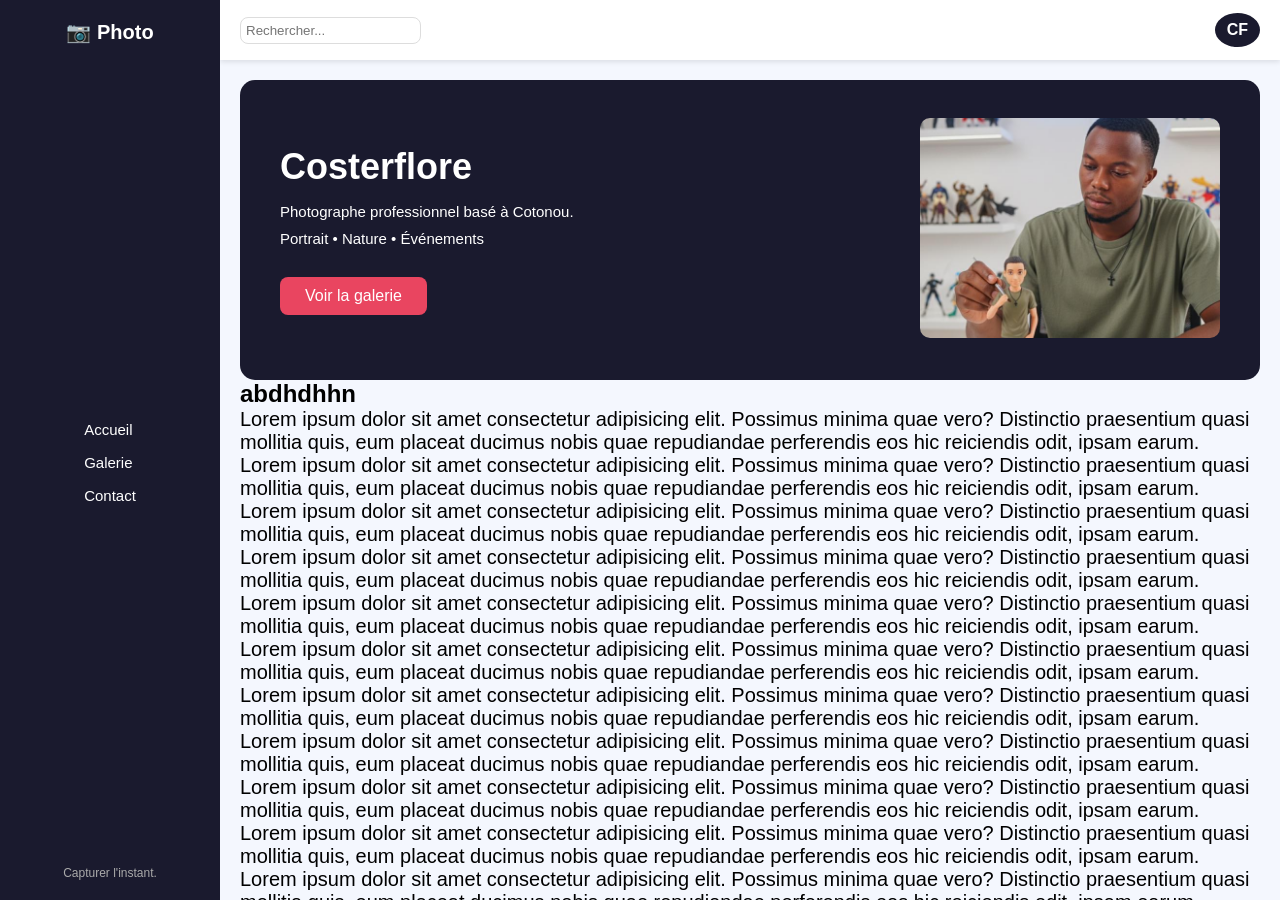
<file: index.html>
<!DOCTYPE html>
<html lang="fr">
<head>
    <meta charset="UTF-8">
    <meta name="viewport" content="width=device-width, initial-scale=1.0">
    <title>Portfolio Photographe</title>
    <link rel="stylesheet" href="./css/style.css">
</head>
<body>
    <div class="container">
        <aside class="sidebar">
            <div class="logo">
                <h2>📷 Photo</h2>
            </div>
            <nav class="side_nav">  
                <ul>
                    <li><a href="index.html">Accueil</a></li>
                    <li><a href="galerie.html">Galerie</a></li>
                    <li><a href="contact.html">Contact</a></li>
                </ul>
            </nav>
            <p class="side_footer">Capturer l'instant.</p>
        </aside>
            <div class="right">
            <nav class="top_nav">
                <input type="search" placeholder="Rechercher..." class="nav_input">
                <span class="avatar">CF</span>
            </nav>
            <main>
                <section class="hero">
                    <div class="hero_text">
                        <h1>Costerflore</h1>
                        <p>Photographe professionnel basé à Cotonou.</p>
                        <p>Portrait • Nature • Événements</p>
                        <a href="galerie.html" class="btn">Voir la galerie</a>
                    </div>
                    <div class="hero_image">
                        <img src="./assets/img/image.jpeg" alt="photo">
                    </div>
                </section>
                <section class="heroo">
                    <div>
                        <h2>abdhdhhn</h2>
                        <p>Lorem ipsum dolor sit amet consectetur adipisicing elit. Possimus minima quae vero? Distinctio praesentium quasi mollitia quis, eum placeat ducimus nobis quae repudiandae perferendis eos hic reiciendis odit, ipsam earum.</p>
                        <p>Lorem ipsum dolor sit amet consectetur adipisicing elit. Possimus minima quae vero? Distinctio praesentium quasi mollitia quis, eum placeat ducimus nobis quae repudiandae perferendis eos hic reiciendis odit, ipsam earum.</p>
                        <p>Lorem ipsum dolor sit amet consectetur adipisicing elit. Possimus minima quae vero? Distinctio praesentium quasi mollitia quis, eum placeat ducimus nobis quae repudiandae perferendis eos hic reiciendis odit, ipsam earum.</p>
                        <p>Lorem ipsum dolor sit amet consectetur adipisicing elit. Possimus minima quae vero? Distinctio praesentium quasi mollitia quis, eum placeat ducimus nobis quae repudiandae perferendis eos hic reiciendis odit, ipsam earum.</p>
                        <p>Lorem ipsum dolor sit amet consectetur adipisicing elit. Possimus minima quae vero? Distinctio praesentium quasi mollitia quis, eum placeat ducimus nobis quae repudiandae perferendis eos hic reiciendis odit, ipsam earum.</p>
                        <p>Lorem ipsum dolor sit amet consectetur adipisicing elit. Possimus minima quae vero? Distinctio praesentium quasi mollitia quis, eum placeat ducimus nobis quae repudiandae perferendis eos hic reiciendis odit, ipsam earum.</p>
                        <p>Lorem ipsum dolor sit amet consectetur adipisicing elit. Possimus minima quae vero? Distinctio praesentium quasi mollitia quis, eum placeat ducimus nobis quae repudiandae perferendis eos hic reiciendis odit, ipsam earum.</p>
                        <p>Lorem ipsum dolor sit amet consectetur adipisicing elit. Possimus minima quae vero? Distinctio praesentium quasi mollitia quis, eum placeat ducimus nobis quae repudiandae perferendis eos hic reiciendis odit, ipsam earum.</p>
                        <p>Lorem ipsum dolor sit amet consectetur adipisicing elit. Possimus minima quae vero? Distinctio praesentium quasi mollitia quis, eum placeat ducimus nobis quae repudiandae perferendis eos hic reiciendis odit, ipsam earum.</p>
                        <p>Lorem ipsum dolor sit amet consectetur adipisicing elit. Possimus minima quae vero? Distinctio praesentium quasi mollitia quis, eum placeat ducimus nobis quae repudiandae perferendis eos hic reiciendis odit, ipsam earum.</p>
                        <p>Lorem ipsum dolor sit amet consectetur adipisicing elit. Possimus minima quae vero? Distinctio praesentium quasi mollitia quis, eum placeat ducimus nobis quae repudiandae perferendis eos hic reiciendis odit, ipsam earum.</p>
                        <p>Lorem ipsum dolor sit amet consectetur adipisicing elit. Possimus minima quae vero? Distinctio praesentium quasi mollitia quis, eum placeat ducimus nobis quae repudiandae perferendis eos hic reiciendis odit, ipsam earum.</p>
                        <p>Lorem ipsum dolor sit amet consectetur adipisicing elit. Possimus minima quae vero? Distinctio praesentium quasi mollitia quis, eum placeat ducimus nobis quae repudiandae perferendis eos hic reiciendis odit, ipsam earum.</p>
                        <p>Lorem ipsum dolor sit amet consectetur adipisicing elit. Possimus minima quae vero? Distinctio praesentium quasi mollitia quis, eum placeat ducimus nobis quae repudiandae perferendis eos hic reiciendis odit, ipsam earum.</p>
                        <p>Lorem ipsum dolor sit amet consectetur adipisicing elit. Possimus minima quae vero? Distinctio praesentium quasi mollitia quis, eum placeat ducimus nobis quae repudiandae perferendis eos hic reiciendis odit, ipsam earum.</p>
                        <p>Lorem ipsum dolor sit amet consectetur adipisicing elit. Possimus minima quae vero? Distinctio praesentium quasi mollitia quis, eum placeat ducimus nobis quae repudiandae perferendis eos hic reiciendis odit, ipsam earum.</p>
                        <p>Lorem ipsum dolor sit amet consectetur adipisicing elit. Possimus minima quae vero? Distinctio praesentium quasi mollitia quis, eum placeat ducimus nobis quae repudiandae perferendis eos hic reiciendis odit, ipsam earum.</p>
                        <p>Lorem ipsum dolor sit amet consectetur adipisicing elit. Possimus minima quae vero? Distinctio praesentium quasi mollitia quis, eum placeat ducimus nobis quae repudiandae perferendis eos hic reiciendis odit, ipsam earum.</p>
                        <p>Lorem ipsum dolor sit amet consectetur adipisicing elit. Possimus minima quae vero? Distinctio praesentium quasi mollitia quis, eum placeat ducimus nobis quae repudiandae perferendis eos hic reiciendis odit, ipsam earum.</p>
                        <p>Lorem ipsum dolor sit amet consectetur adipisicing elit. Possimus minima quae vero? Distinctio praesentium quasi mollitia quis, eum placeat ducimus nobis quae repudiandae perferendis eos hic reiciendis odit, ipsam earum.</p>
                        <p>Lorem ipsum dolor sit amet consectetur adipisicing elit. Possimus minima quae vero? Distinctio praesentium quasi mollitia quis, eum placeat ducimus nobis quae repudiandae perferendis eos hic reiciendis odit, ipsam earum.</p>
                        <p>Lorem ipsum dolor sit amet consectetur adipisicing elit. Possimus minima quae vero? Distinctio praesentium quasi mollitia quis, eum placeat ducimus nobis quae repudiandae perferendis eos hic reiciendis odit, ipsam earum.</p>
                        <p>Lorem ipsum dolor sit amet consectetur adipisicing elit. Possimus minima quae vero? Distinctio praesentium quasi mollitia quis, eum placeat ducimus nobis quae repudiandae perferendis eos hic reiciendis odit, ipsam earum.</p>
                        <p>Lorem ipsum dolor sit amet consectetur adipisicing elit. Possimus minima quae vero? Distinctio praesentium quasi mollitia quis, eum placeat ducimus nobis quae repudiandae perferendis eos hic reiciendis odit, ipsam earum.</p>
                        <p>Lorem ipsum dolor sit amet consectetur adipisicing elit. Possimus minima quae vero? Distinctio praesentium quasi mollitia quis, eum placeat ducimus nobis quae repudiandae perferendis eos hic reiciendis odit, ipsam earum.</p>
                        <p>Lorem ipsum dolor sit amet consectetur adipisicing elit. Possimus minima quae vero? Distinctio praesentium quasi mollitia quis, eum placeat ducimus nobis quae repudiandae perferendis eos hic reiciendis odit, ipsam earum.</p>
                    </div>

                </section>
            </main>
        </div>
    </div>
</body>
</html>
</file>
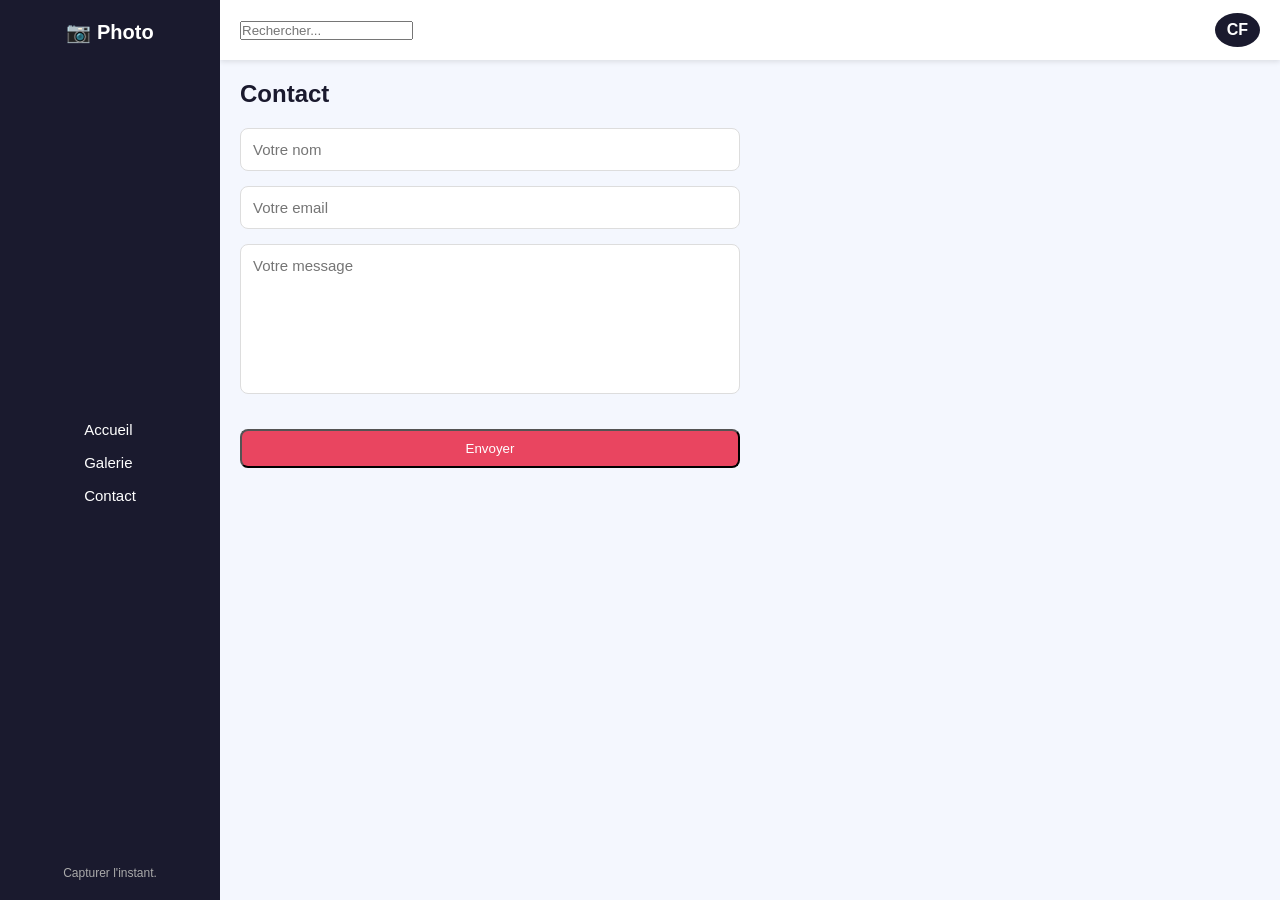
<file: contact.html>
<!DOCTYPE html>
<html lang="fr">
<head>
    <meta charset="UTF-8">
    <meta name="viewport" content="width=device-width, initial-scale=1.0">
    <title>Contact</title>
    <link rel="stylesheet" href="./css/style.css">
</head>
<body>
    <div class="container">
        <aside class="sidebar">
            <div class="logo">
                <h2>📷 Photo</h2>
            </div>
            <nav class="side_nav">
                <ul>
                    <li><a href="index.html">Accueil</a></li>
                    <li><a href="galerie.html">Galerie</a></li>
                    <li><a href="contact.html">Contact</a></li>
                </ul>
            </nav>
            <p class="side_footer">Capturer l'instant.</p>
        </aside>
        <div class="right">
            <nav class="top_nav">
                <input type="search" placeholder="Rechercher...">
                <span class="avatar">CF</span>
            </nav>
            <main>
                <h2 class="page_title">Contact</h2>
                <div class="contact_form">
                    <input type="text" placeholder="Votre nom">
                    <input type="email" placeholder="Votre email">
                    <textarea placeholder="Votre message"></textarea>
                    <button class="btn">Envoyer</button>
                </div>
            </main>
        </div>
    </div>
</body>
</html>
</file>
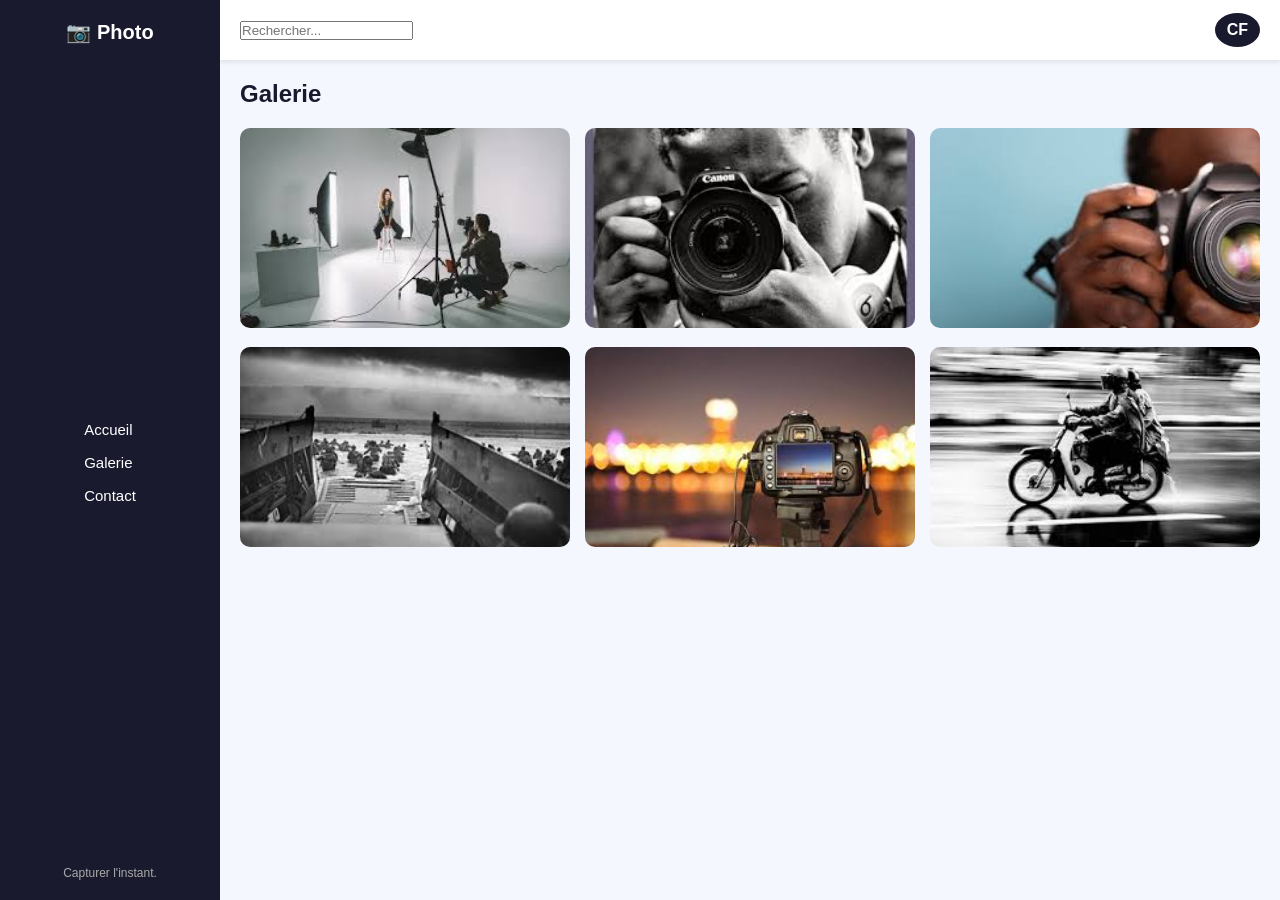
<file: galerie.html>
<!DOCTYPE html>
<html lang="fr">
<head>
    <meta charset="UTF-8">
    <meta name="viewport" content="width=device-width, initial-scale=1.0">
    <title>Galerie</title>
    <link rel="stylesheet" href="./css/style.css">
</head>
<body>
    <div class="container">
        <aside class="sidebar">
            <div class="logo">
                <h2>📷 Photo</h2>
            </div>
            <nav class="side_nav">
                <ul>
                    <li><a href="index.html">Accueil</a></li>
                    <li><a href="galerie.html">Galerie</a></li>
                    <li><a href="contact.html">Contact</a></li>
                </ul>
            </nav>
            <p class="side_footer">Capturer l'instant.</p>
        </aside>
        <div class="right">
            <nav class="top_nav">
                <input type="search" placeholder="Rechercher...">
                <span class="avatar">CF</span>
            </nav>
            <main>
                <h2 class="page_title">Galerie</h2>
                <div class="galerie_grid">
                    <div class="galerie_item">
                        <img src="./assets/img/photo.jpg" alt="photo 1">
                    </div>
                    <div class="galerie_item">
                        <img src="./assets/img/photo1.jpg" alt="photo 2">
                    </div>
                    <div class="galerie_item">
                        <img src="./assets/img/photo2.jpg" alt="photo 3">
                    </div>
                    <div class="galerie_item">
                        <img src="./assets/img/photo3.jpg" alt="photo 4">
                    </div>
                    <div class="galerie_item">
                        <img src="./assets/img/photo4.jpg" alt="photo 5">
                    </div>
                    <div class="galerie_item">
                        <img src="./assets/img/photo5.jpg" alt="photo 6">
                    </div>
                </div>
            </main>
        </div>
    </div>
</body>
</html>
</file>
<file: css/style.css>
* {
    margin: 0;
    padding: 0;
    box-sizing: border-box;
    font-family: sans-serif;
}

body {
    background-color: #f0f0f0;
}

.container {
    display: flex;
    height: 100vh;
    width: 100vw;
    overflow: hidden;
}

.sidebar {
    flex-shrink: 0;
    width: 220px;
    height: 100vh;
    background-color: #1a1a2e;
   align-items: center;
    padding: 20px;
    display: flex;
    flex-direction: column;
    justify-content: space-between;
    color: white;
}

.sidebar .logo h2 {
    font-size: 20px;
    margin-bottom: 30px;
}

.side_nav ul {
    list-style: none;
}

.side_nav ul li {
    margin-bottom: 15px;
}

.side_nav ul li a {
    color: white;
    text-decoration: none;
    font-size: 15px;
}

.side_footer {
    font-size: 12px;
    color: #aaa;
}

.right {
   display: flex;
   flex-direction: column;
   flex: 1;
   height: 100vh;
   overflow: hidden;
}

.top_nav {
    position: sticky;
    top: 0;
    width: auto;;
    flex-shrink: 0;
    height: 60px;
    background-color: white;
    display: flex;
    align-items: center;
    justify-content: space-between;
    padding: 0 20px;
    box-shadow: 0 2px 5px rgba(0,0,0,0.1);
    z-index: 999;
}
.nav_input{
    padding: 5px;
    border-radius: 8px;
    border: 1px solid #ddd;
}

.avatar {
    background-color: #1a1a2e;
    color: white;
    padding: 8px 12px;
    border-radius: 50%;
    font-weight: bold;
}

main {
    flex: 1;
    padding: 20px;
    overflow: auto;
    background-color: #f4f7fe;
}

.hero {
    background-color: #1a1a2e;
    color: white;
    border-radius: 15px;
    padding: 40px;
    display: flex;
    justify-content: space-between;
    align-items: center;
    height: 300px;
    width: auto;
}

.hero_text h1 {
    font-size: 36px;
    margin-bottom: 15px;
}

.hero_text p {
    margin-bottom: 10px;
    font-size: 15px;
}

.btn {
    display: inline-block;
    margin-top: 20px;
    background-color: #e94560;
    color: white;
    padding: 10px 25px;
    border-radius: 8px;
    text-decoration: none;
}

.hero_image img {
    width: 300px;
    height: 220px;
    object-fit: cover;
    border-radius: 10px;
}
.page_title {
    font-size: 24px;
    margin-bottom: 20px;
    color: #1a1a2e;
}

.galerie_grid {
    display: grid;
    grid-template-columns: repeat(3, 1fr);
    gap: 15px;
}

.galerie_item img {
    width: 100%;
    height: 200px;
    object-fit: cover;
    border-radius: 10px;
}
.contact_form {
    display: flex;
    flex-direction: column;
    gap: 15px;
    max-width: 500px;
}

.contact_form input,
.contact_form textarea {
    padding: 12px;
    border: 1px solid #ddd;
    border-radius: 8px;
    font-size: 15px;
}

.contact_form textarea {
    height: 150px;
    resize: none;
}
main{
    overflow-y: auto;
}
.heroo p{
    font-size: 20px;
}
</file>
